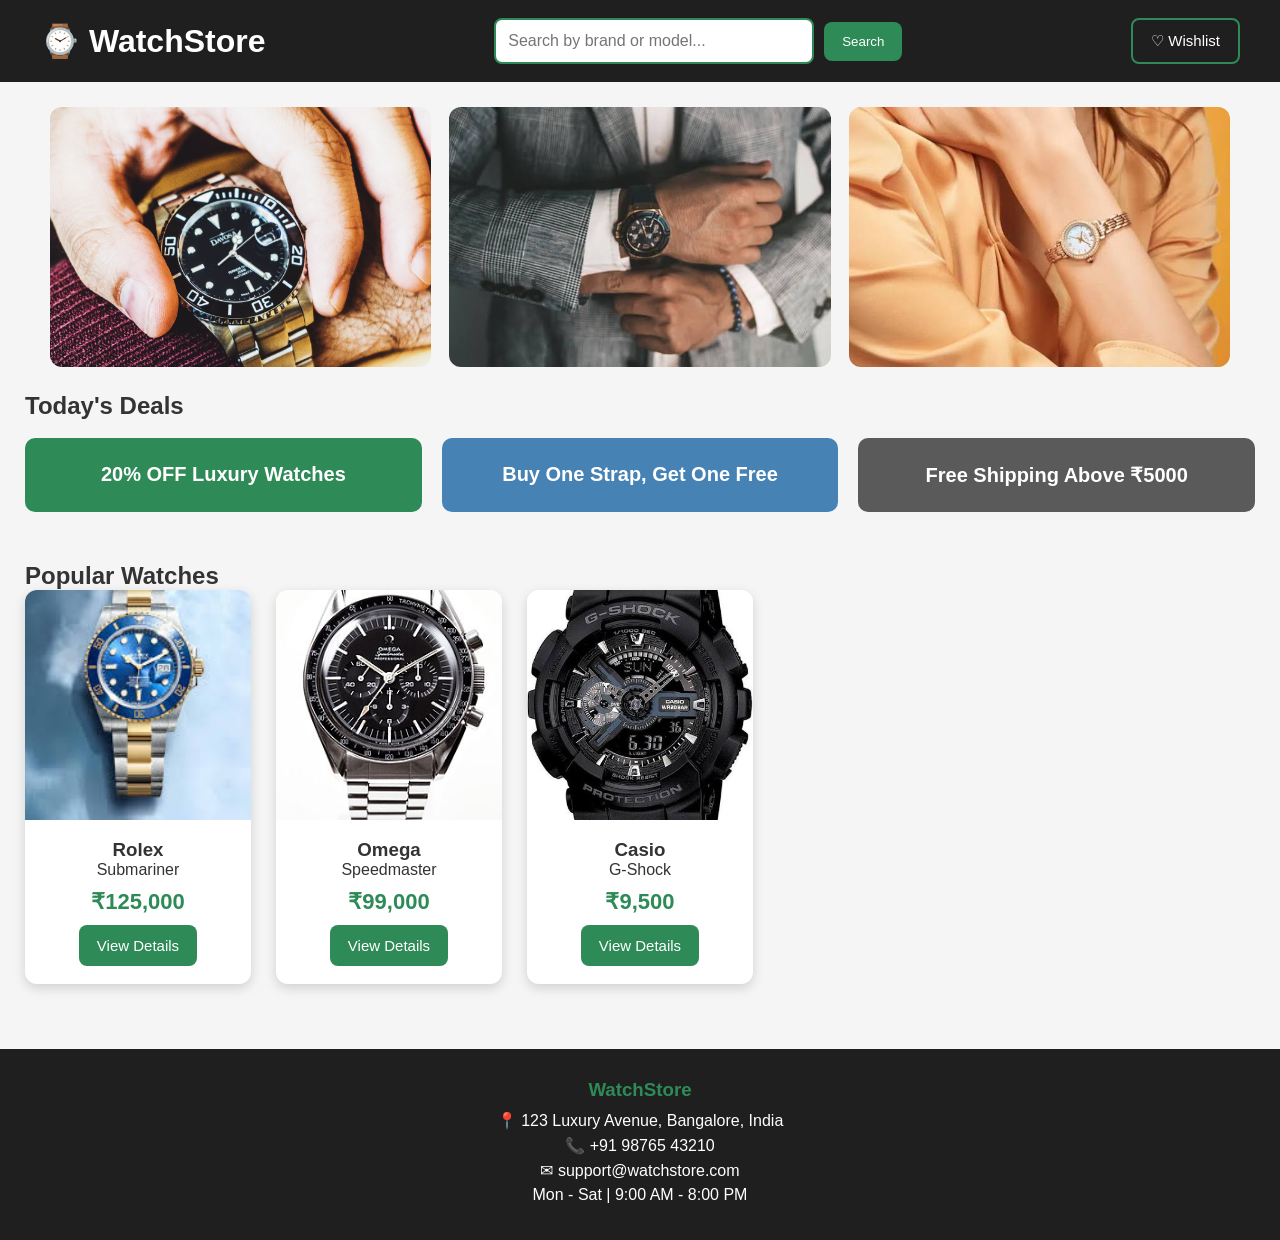
<file: index.html>
<!DOCTYPE html>
<html lang="en">
<head>
    <meta charset="UTF-8">
    <meta name="viewport" content="width=device-width, initial-scale=1.0">
    <title>WatchStore</title>

    <link rel="stylesheet" href="css/style.css">
</head>
<body>

<header>

    <div class="logo">
        ⌚ WatchStore
    </div>

    <div class="search-container">
        <input
            type="text"
            id="searchBar"
            placeholder="Search by brand or model...">

        <button id="searchButton">
            Search
        </button>
    </div>

    <nav class="navLinks">
        <button class="navBtn" onclick="window.location.href='wishlist.html'">
            ♡ Wishlist
        </button>
    </nav>

</header>

<section class="hero">

    <img src="images/hero1.jpg" alt="Featured watches banner 1">

    <img src="images/hero2.jpg" alt="Featured watches banner 2">

    <img src="images/hero3.jpg" alt="Featured watches banner 3">

</section>

<section class="offers">

<h2>Today's Deals</h2>

<div class="offerContainer">

<div class="offer">
20% OFF Luxury Watches
</div>

<div class="offer">
Buy One Strap, Get One Free
</div>

<div class="offer">
Free Shipping Above ₹5000
</div>

</div>

</section>

<section class="productsSection">

<h2>Popular Watches</h2>

<div id="productContainer"
class="products">

</div>

</section>

<footer>

<h3>WatchStore</h3>

<p>📍 123 Luxury Avenue, Bangalore, India</p>

<p>📞 +91 98765 43210</p>

<p>✉ support@watchstore.com</p>

<p>Mon - Sat | 9:00 AM - 8:00 PM</p>

</footer>

<script src="js/products.js"></script>

<script src="js/script.js"></script>

</body>
</html>
</file>
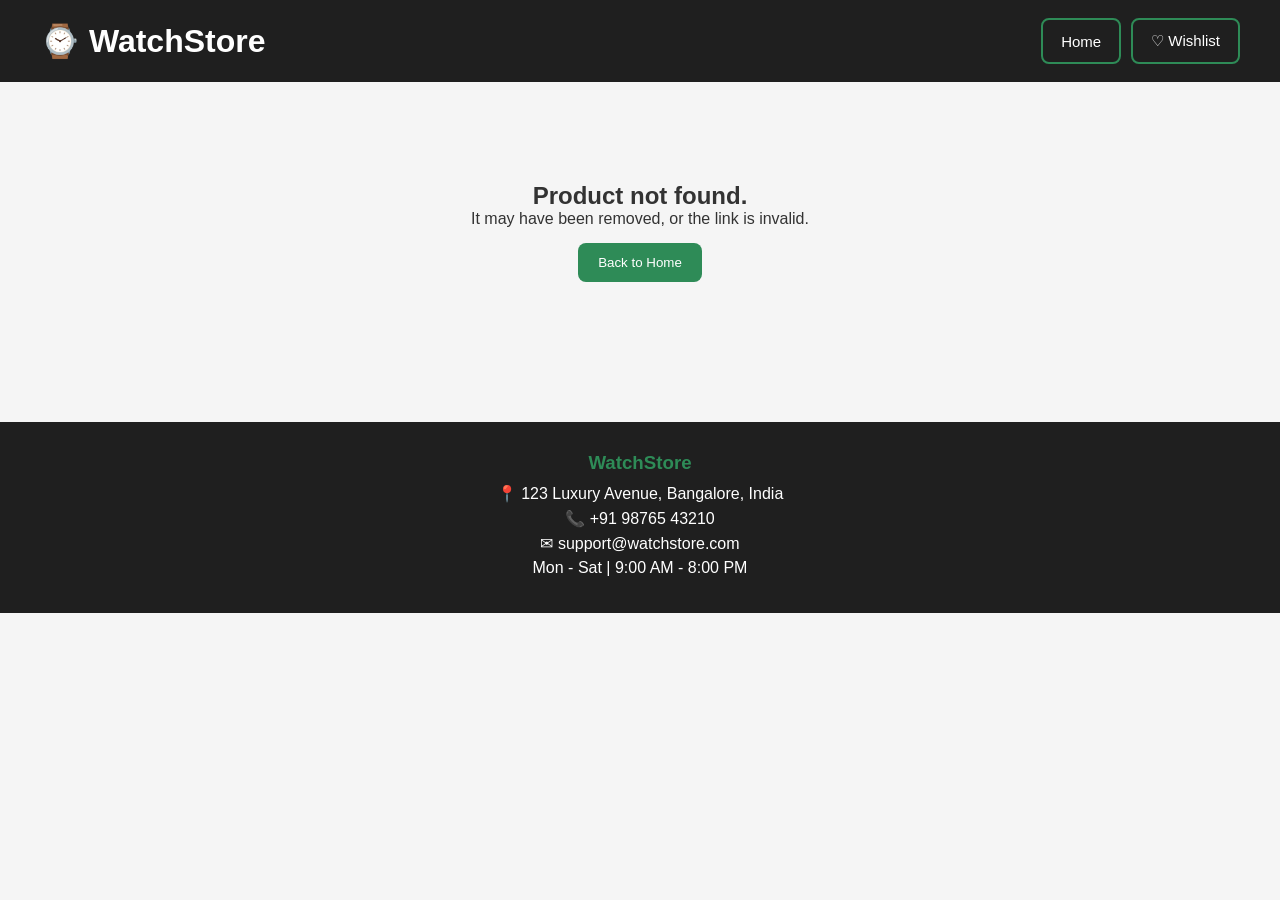
<file: product.html>
<!DOCTYPE html>
<html lang="en">

<head>

    <meta charset="UTF-8">

    <meta name="viewport"
          content="width=device-width, initial-scale=1.0">

    <title>Watch Details</title>

    <link rel="stylesheet"
          href="css/style.css">

</head>

<body>

<header>

    <div class="logo">

        ⌚ WatchStore

    </div>

    <nav class="navLinks">

        <button class="navBtn" onclick="window.location.href='index.html'">

            Home

        </button>

        <button class="navBtn" onclick="window.location.href='wishlist.html'">

            ♡ Wishlist

        </button>

    </nav>

</header>

<div id="productPage" class="productPageWrapper">

</div>

<footer>
    <h3>WatchStore</h3>
    <p>📍 123 Luxury Avenue, Bangalore, India</p>
    <p>📞 +91 98765 43210</p>
    <p>✉ support@watchstore.com</p>
    <p>Mon - Sat | 9:00 AM - 8:00 PM</p>
</footer>

<script src="js/products.js"></script>
<script src="js/storage.js"></script>
<script src="js/product.js"></script>

</body>

</html>
</file>
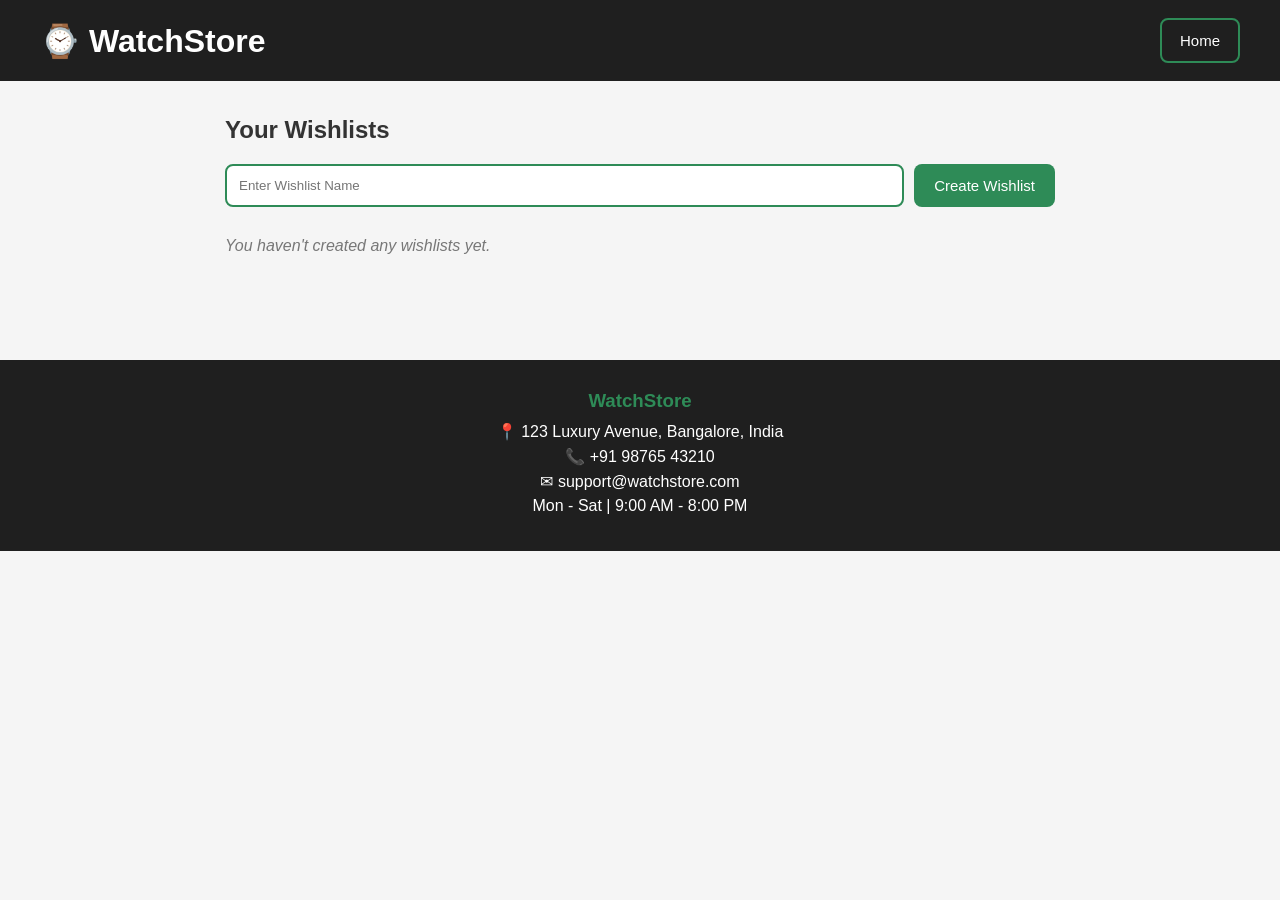
<file: wishlist.html>
<!DOCTYPE html>
<html lang="en">

<head>

<meta charset="UTF-8">

<meta name="viewport"
content="width=device-width, initial-scale=1.0">

<title>Wishlists</title>

<link rel="stylesheet"
href="css/style.css">

</head>

<body>

<header>

<div class="logo">

⌚ WatchStore

</div>

<nav class="navLinks">

<button class="navBtn" onclick="window.location.href='index.html'">

Home

</button>

</nav>

</header>

<section class="wishlistPage">

<h2>Your Wishlists</h2>

<div class="createWishlistBox">

    <input

    type="text"

    id="wishlistName"

    placeholder="Enter Wishlist Name">

    <button id="createWishlistBtn">

    Create Wishlist

    </button>

</div>

<div id="wishlistContainer">

</div>

</section>

<footer>
    <h3>WatchStore</h3>
    <p>📍 123 Luxury Avenue, Bangalore, India</p>
    <p>📞 +91 98765 43210</p>
    <p>✉ support@watchstore.com</p>
    <p>Mon - Sat | 9:00 AM - 8:00 PM</p>
</footer>

<script src="js/products.js"></script>
<script src="js/storage.js"></script>
<script src="js/wishlist.js"></script>

</body>

</html>
</file>
<file: css/style.css>
*{
    margin:0;
    padding:0;
    box-sizing:border-box;
    font-family:Arial, Helvetica, sans-serif;
}

body{
    background:#F5F5F5;
    color:#333;
}

/* Header */

header{
    background:#1F1F1F;
    color:white;
    display:flex;
    justify-content:space-between;
    align-items:center;
    padding:18px 40px;
    position:sticky;
    top:0;
    z-index:10;
    flex-wrap:wrap;
    gap:12px;
}

.logo{
    font-size:32px;
    font-weight:bold;
}

.search-container{
    display:flex;
    align-items:center;
    gap:10px;
}

#searchBar{
    width:320px;
    padding:12px;
    font-size:16px;
    border:2px solid #2E8B57;
    border-radius:8px;
}

#searchButton{
    padding:12px 18px;
    background:#2E8B57;
    color:white;
    border:none;
    border-radius:8px;
    cursor:pointer;
}

#searchButton:hover{
    background:#236b45;
}

.navLinks{
    display:flex;
    gap:10px;
}

.navBtn{
    padding:12px 18px;
    background:transparent;
    color:white;
    border:2px solid #2E8B57;
    border-radius:8px;
    cursor:pointer;
    font-size:15px;
}

.navBtn:hover{
    background:#2E8B57;
}

/* Hero */

.hero{
    display:flex;
    justify-content:center;
    gap:18px;
    margin:25px;
}

.hero img{
    width:31%;
    height:260px;
    object-fit:cover;
    border-radius:12px;
    background:#ddd;
}

/* Offers */

.offers{
    margin:25px;
}

.offers h2{
    margin-bottom:18px;
}

.offerContainer{
    display:flex;
    gap:20px;
}

.offer{
    flex:1;
    background:#2E8B57;
    color:white;
    padding:25px;
    border-radius:10px;
    text-align:center;
    font-size:20px;
    font-weight:bold;
}

.offer:nth-child(2){
    background:#4682B4;
}

.offer:nth-child(3){
    background:#5A5A5A;
}

/* Products */

.productsSection{
    padding:25px;
}

.products{
    display:grid;
    grid-template-columns:repeat(auto-fill,minmax(220px,1fr));
    gap:25px;
}

.card{
    background:white;
    border-radius:12px;
    box-shadow:0px 4px 12px rgba(0,0,0,.15);
    overflow:hidden;
    transition:.3s;
    text-align:center;
}

.card:hover{
    transform:translateY(-6px);
}

.card img{
    width:100%;
    height:230px;
    object-fit:cover;
    background:#eee;
}

.card h3{
    margin-top:15px;
}

.price{
    color:#2E8B57;
    font-size:22px;
    font-weight:bold;
    margin:10px;
}

.card button{
    background:#2E8B57;
    color:white;
    border:none;
    padding:12px 18px;
    border-radius:8px;
    cursor:pointer;
    margin-bottom:18px;
    font-size:15px;
}

.card button:hover{
    background:#1f6b45;
}

/* Product Detail Page */

.productPageWrapper{
    padding:40px;
    max-width:1100px;
    margin:0 auto;
}

.productDetail{
    display:flex;
    gap:40px;
    background:white;
    border-radius:12px;
    box-shadow:0px 4px 12px rgba(0,0,0,.1);
    padding:30px;
    flex-wrap:wrap;
}

.productImage{
    flex:1;
    min-width:280px;
}

.productImage img{
    width:100%;
    height:380px;
    object-fit:cover;
    border-radius:12px;
    background:#eee;
}

.productInfo{
    flex:1;
    min-width:280px;
}

.productInfo h2{
    margin-bottom:10px;
}

.productInfo .price{
    margin:0 0 15px 0;
}

.description{
    color:#555;
    margin-bottom:20px;
    line-height:1.5;
}

.specTable{
    width:100%;
    border-collapse:collapse;
    margin-bottom:25px;
}

.specTable td{
    padding:10px;
    border-bottom:1px solid #eee;
}

.specTable td:first-child{
    font-weight:bold;
    color:#444;
    width:45%;
}

.wishlistBox{
    background:#F5F5F5;
    border-radius:10px;
    padding:20px;
}

.wishlistBox h3{
    margin-bottom:12px;
}

.inlineForm{
    display:flex;
    gap:10px;
    flex-wrap:wrap;
}

.inlineForm input[type="text"]{
    flex:1;
    min-width:180px;
    padding:10px;
    border:2px solid #ccc;
    border-radius:8px;
}

.inlineForm select{
    flex:1;
    min-width:180px;
    padding:10px;
    border:2px solid #ccc;
    border-radius:8px;
}

.inlineForm button,
#addToWishlistBtn,
#createAndAddBtn{
    background:#2E8B57;
    color:white;
    border:none;
    padding:10px 18px;
    border-radius:8px;
    cursor:pointer;
    font-size:15px;
}

.inlineForm button:hover{
    background:#1f6b45;
}

.newListDetails{
    margin-top:15px;
    color:#444;
}

.newListDetails summary{
    cursor:pointer;
    margin-bottom:10px;
    color:#2E8B57;
    font-weight:bold;
}

.notFoundBox{
    text-align:center;
    padding:60px 20px;
}

.notFoundBox button{
    margin-top:15px;
    background:#2E8B57;
    color:white;
    border:none;
    padding:12px 20px;
    border-radius:8px;
    cursor:pointer;
}

/* Wishlist Page */

.wishlistPage{
    padding:35px;
    max-width:900px;
    margin:0 auto;
}

.wishlistPage h2{
    margin-bottom:20px;
}

.createWishlistBox{
    display:flex;
    gap:10px;
    margin-bottom:30px;
    flex-wrap:wrap;
}

.createWishlistBox input{
    flex:1;
    min-width:220px;
    padding:12px;
    border:2px solid #2E8B57;
    border-radius:8px;
}

.createWishlistBox button{
    background:#2E8B57;
    color:white;
    border:none;
    padding:12px 20px;
    border-radius:8px;
    cursor:pointer;
    font-size:15px;
}

.createWishlistBox button:hover{
    background:#1f6b45;
}

.emptyText{
    color:#777;
    font-style:italic;
}

.wishlistCard{
    background:white;
    border-radius:12px;
    box-shadow:0px 4px 12px rgba(0,0,0,.1);
    padding:20px;
    margin-bottom:20px;
}

.wishlistHeader{
    display:flex;
    justify-content:space-between;
    align-items:center;
    margin-bottom:15px;
    flex-wrap:wrap;
    gap:10px;
}

.wishlistActions button{
    background:#4682B4;
    color:white;
    border:none;
    padding:8px 14px;
    border-radius:6px;
    cursor:pointer;
    margin-left:8px;
    font-size:14px;
}

.wishlistActions button:last-child{
    background:#B22222;
}

.wishlistActions button:hover{
    opacity:0.85;
}

.wishlistProducts{
    display:flex;
    flex-direction:column;
    gap:12px;
}

.wishlistItem{
    display:flex;
    align-items:center;
    gap:15px;
    border:1px solid #eee;
    border-radius:8px;
    padding:10px;
}

.wishlistItem img{
    width:70px;
    height:70px;
    object-fit:cover;
    border-radius:8px;
    background:#eee;
}

.wishlistItemInfo{
    flex:1;
}

.wishlistItemInfo .price{
    margin:4px 0 0 0;
    font-size:16px;
}

.removeBtn{
    background:#B22222;
    color:white;
    border:none;
    padding:8px 14px;
    border-radius:6px;
    cursor:pointer;
}

.removeBtn:hover{
    background:#8f1b1b;
}

#mergeSection{
    margin-top:30px;
}

.mergeBox{
    background:white;
    border-radius:12px;
    box-shadow:0px 4px 12px rgba(0,0,0,.1);
    padding:20px;
    display:flex;
    flex-direction:column;
    gap:15px;
}

.mergeBox label{
    display:flex;
    flex-direction:column;
    gap:6px;
    font-size:14px;
    color:#444;
}

.mergeBox select,
.mergeBox input[type="text"]{
    padding:10px;
    border:2px solid #ccc;
    border-radius:8px;
}

.checkboxLabel{
    flex-direction:row !important;
    align-items:center;
    gap:8px !important;
}

.mergeBox button{
    background:#2E8B57;
    color:white;
    border:none;
    padding:12px 20px;
    border-radius:8px;
    cursor:pointer;
    font-size:15px;
    align-self:flex-start;
}

.mergeBox button:hover{
    background:#1f6b45;
}

/* Footer */

footer{
    background:#1F1F1F;
    color:white;
    margin-top:40px;
    padding:30px;
    text-align:center;
}

footer h3{
    margin-bottom:10px;
    color:#2E8B57;
}

footer p{
    margin:6px;
}
</file>
